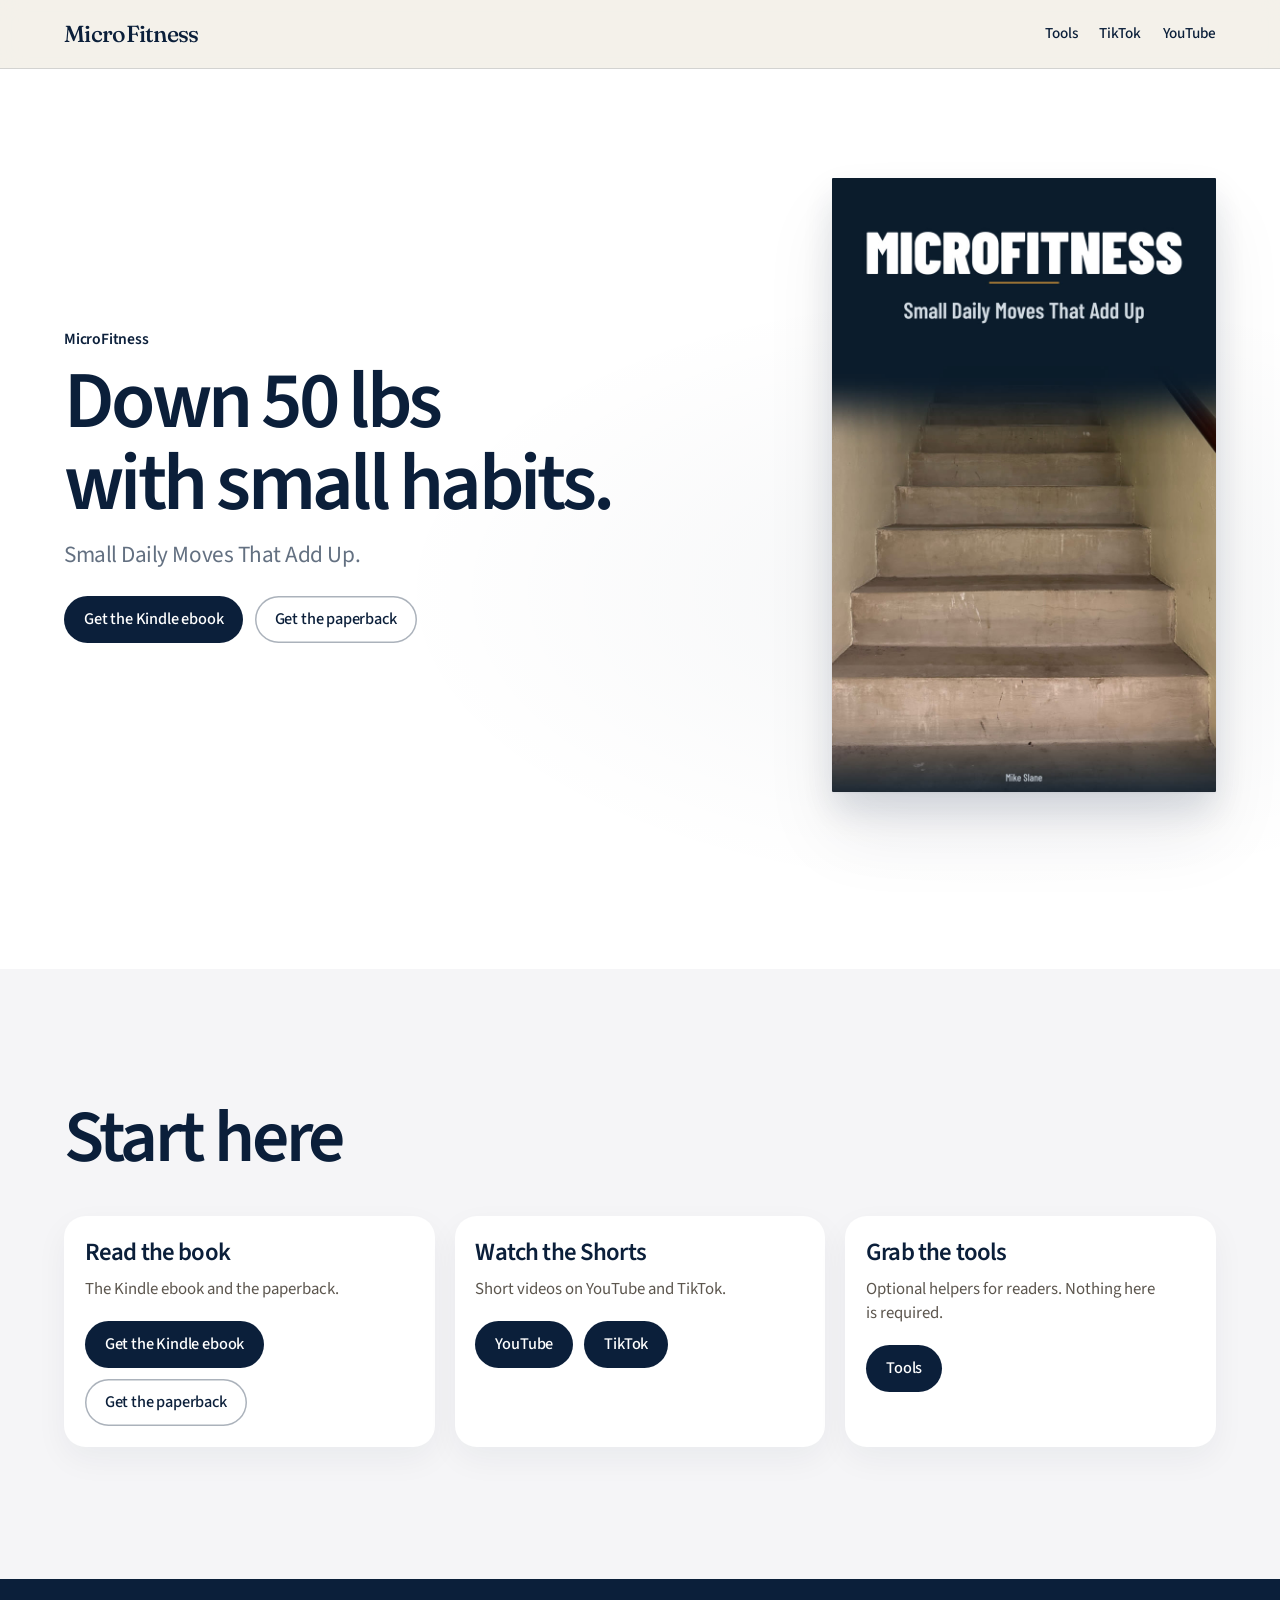
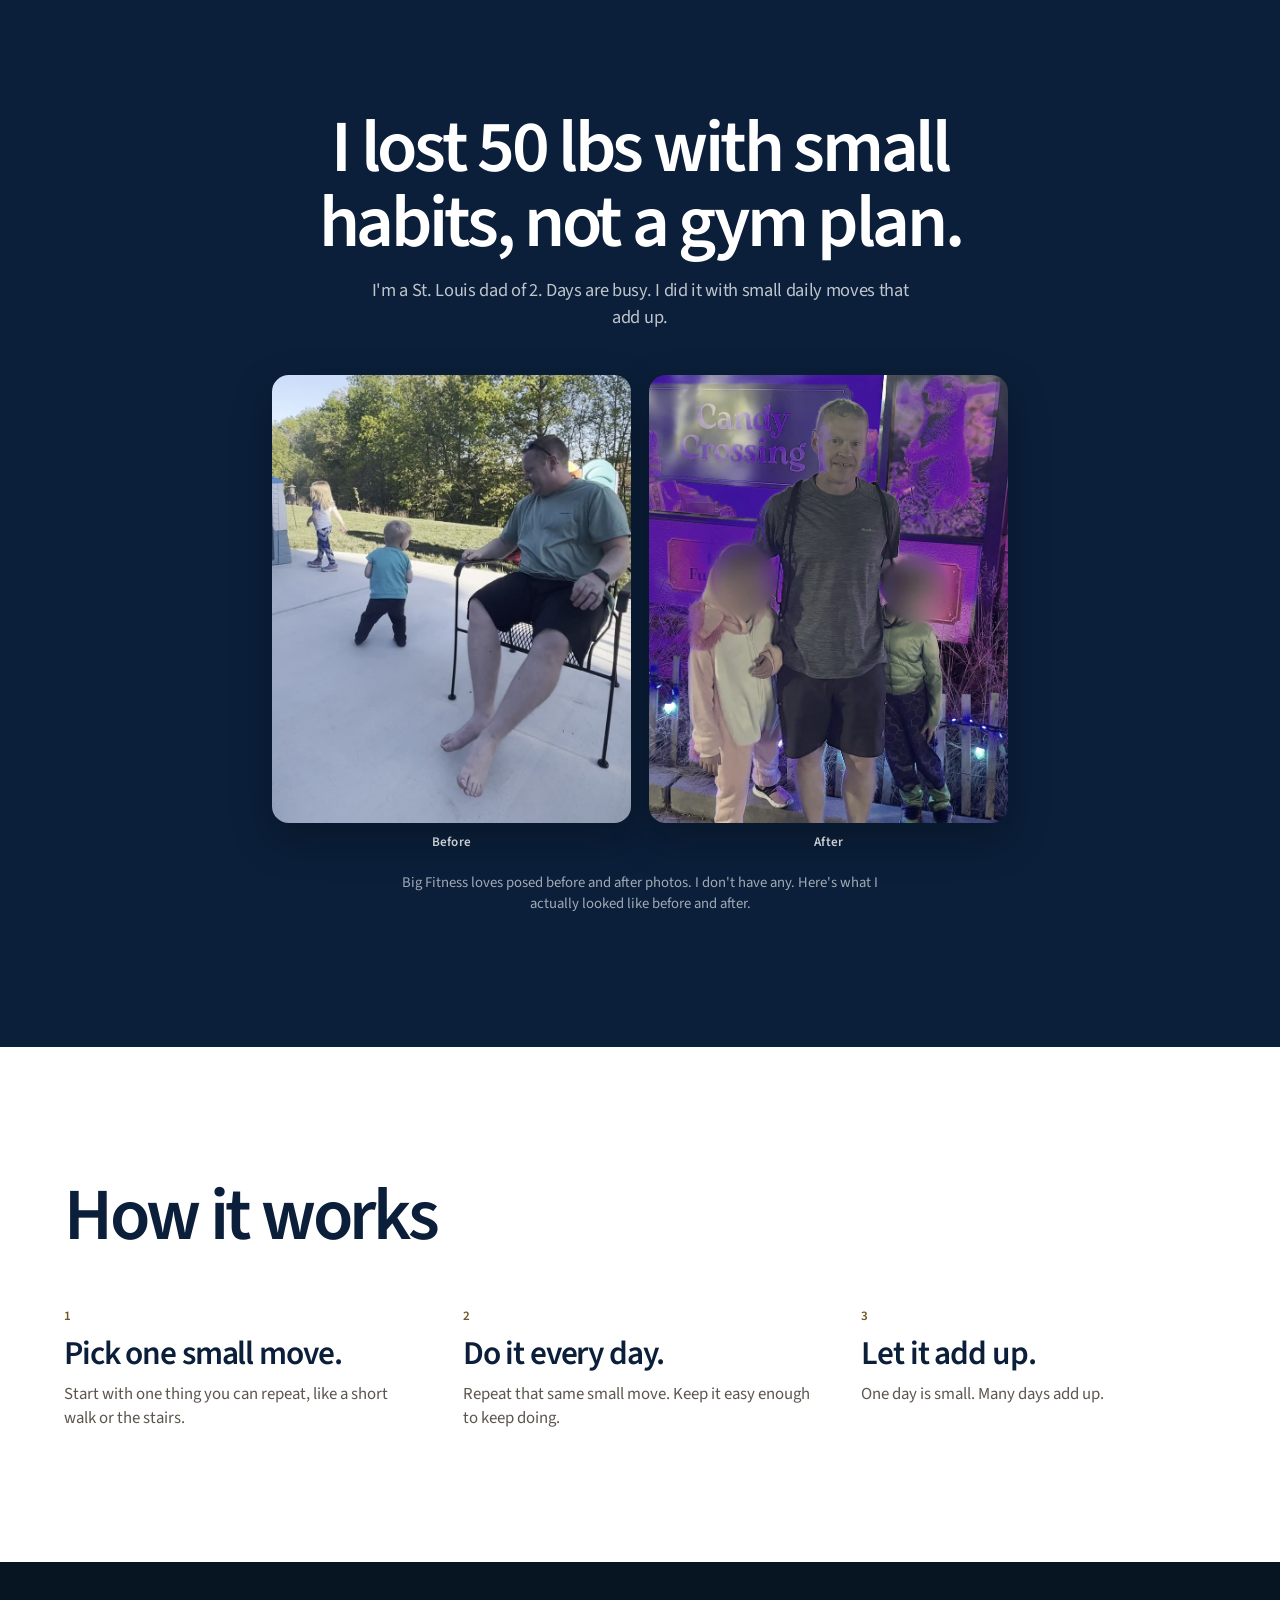
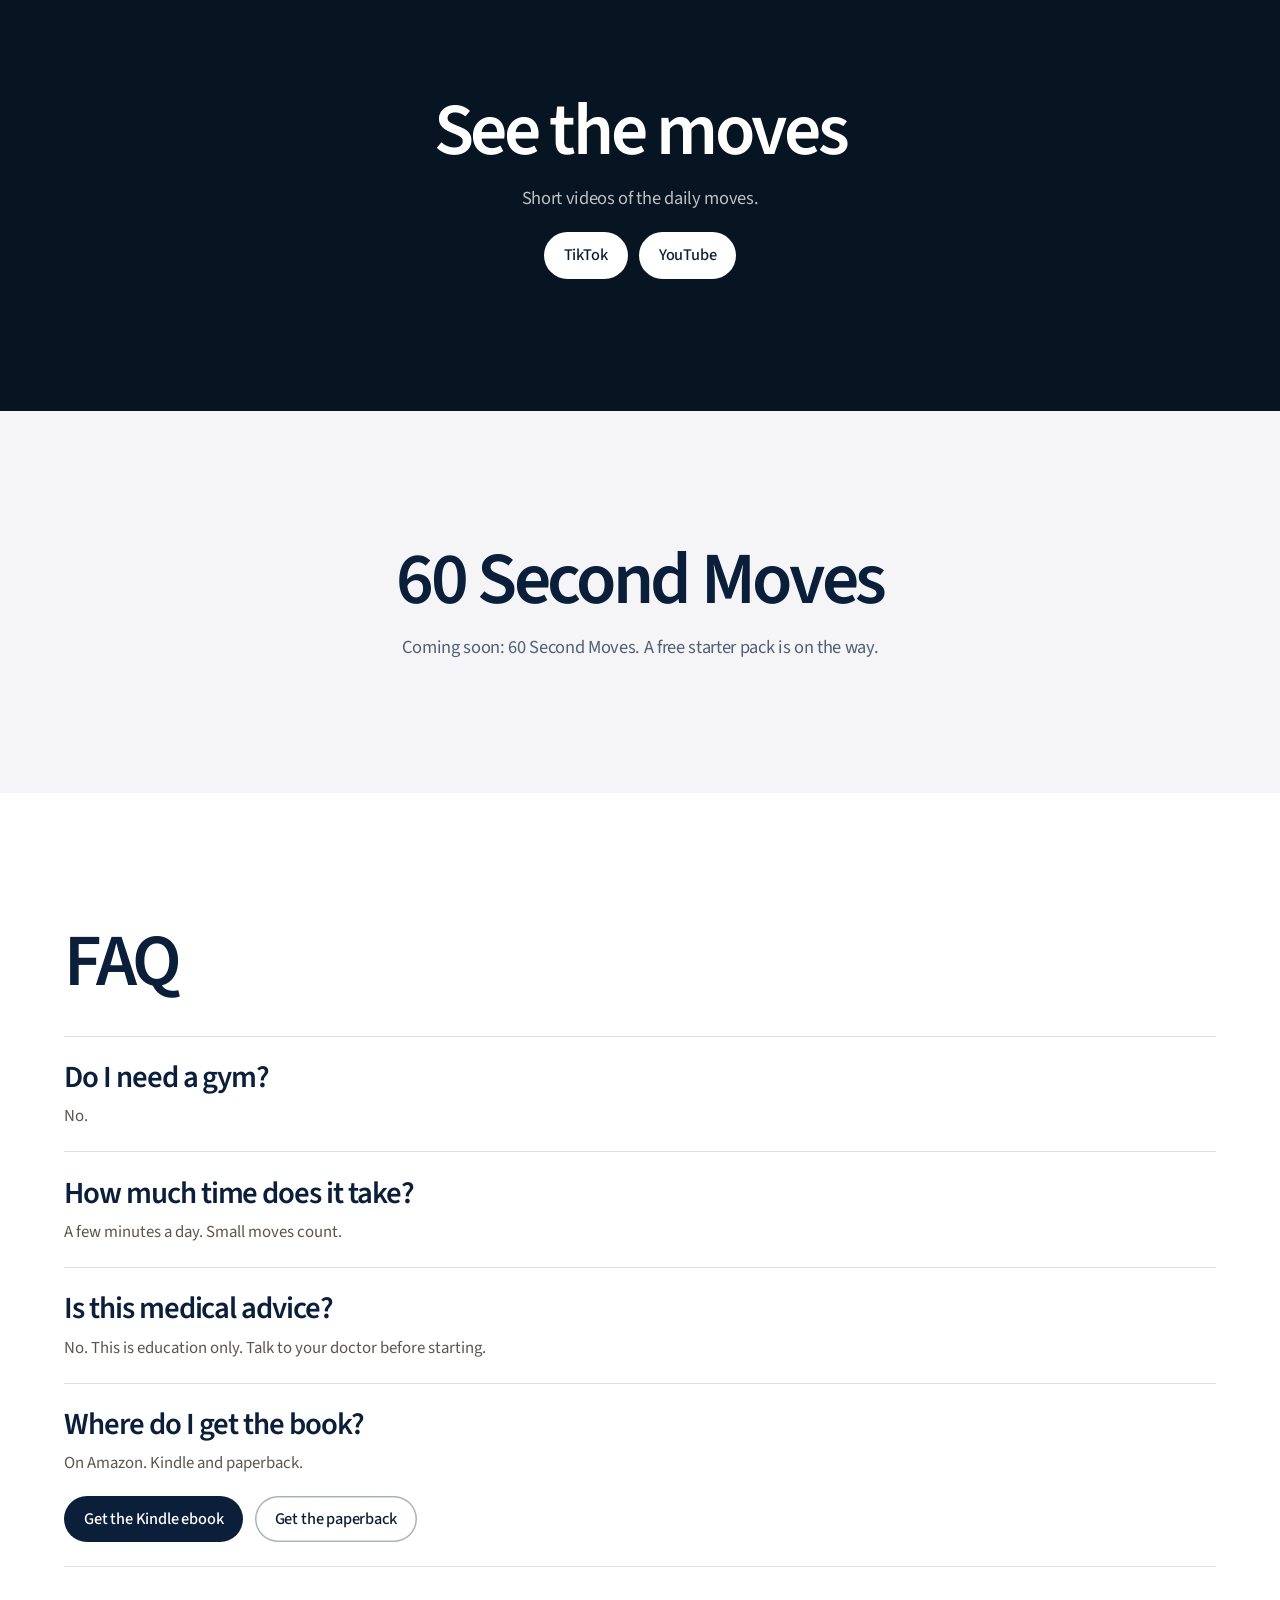
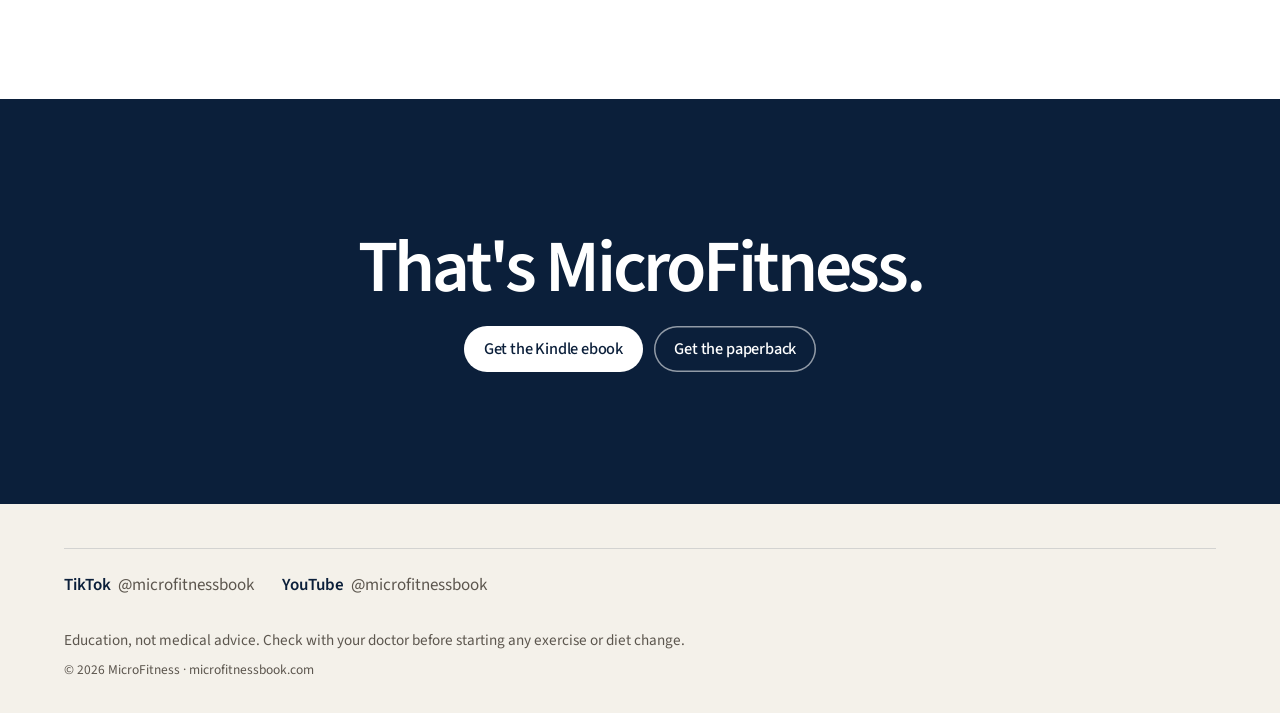
<file: index.html>
<!DOCTYPE html>
<html lang="en">
<head>
  <meta charset="utf-8" />
  <meta name="viewport" content="width=device-width, initial-scale=1" />
  <title>MicroFitness: Small Daily Moves That Add Up</title>
  <meta name="description" content="Down 50 lbs with small habits. MicroFitness shares small daily moves that add up. Education, not medical advice." />
  <link rel="canonical" href="https://microfitnessbook.com/" />
  <meta name="theme-color" content="#0b1f3a" />
  <meta property="og:title" content="MicroFitness: Small Daily Moves That Add Up" />
  <meta property="og:description" content="Down 50 lbs with small habits. MicroFitness shares small daily moves that add up. Education, not medical advice." />
  <meta property="og:url" content="https://microfitnessbook.com/" />
  <meta property="og:type" content="website" />
  <meta property="og:image" content="https://microfitnessbook.com/assets/cover.jpg" />
  <meta property="og:image:width" content="800" />
  <meta property="og:image:height" content="1280" />
  <meta property="og:image:alt" content="MicroFitness book cover: Small Daily Moves That Add Up" />
  <meta name="twitter:card" content="summary_large_image" />
  <meta name="twitter:title" content="MicroFitness: Small Daily Moves That Add Up" />
  <meta name="twitter:description" content="Down 50 lbs with small habits. MicroFitness shares small daily moves that add up. Education, not medical advice." />
  <meta name="twitter:image" content="https://microfitnessbook.com/assets/cover.jpg" />
  <script type="application/ld+json">
  {
    "@context": "https://schema.org",
    "@type": "Book",
    "name": "MicroFitness",
    "alternativeHeadline": "Small Daily Moves That Add Up",
    "author": {
      "@type": "Person",
      "name": "Michael P. Slane"
    },
    "url": "https://microfitnessbook.com/",
    "image": "https://microfitnessbook.com/assets/cover.jpg"
  }
  </script>
  <link rel="icon" href="/favicon.svg" type="image/svg+xml" />
  <link rel="preload" as="image" href="/assets/cover.jpg" />
  <link rel="preconnect" href="https://fonts.googleapis.com" />
  <link rel="preconnect" href="https://fonts.gstatic.com" crossorigin />
  <link href="https://fonts.googleapis.com/css2?family=Fraunces:ital,opsz,wght@0,9..144,500;0,9..144,600;1,9..144,500&family=Source+Sans+3:wght@400;500;600&family=Source+Serif+4:opsz,wght@8..60,400;8..60,500&display=swap" rel="stylesheet" />
  <link rel="stylesheet" href="/styles.css?v=20261116b" />
</head>
<body>
  <a class="skip" href="#main">Skip to content</a>

  <header class="site-header">
    <div class="shell header-inner">
      <a class="wordmark" href="/" aria-current="page">MicroFitness</a>
      <nav class="site-nav" aria-label="Primary">
        <a href="/tools/">Tools</a>
        <a href="https://www.tiktok.com/@microfitnessbook" target="_blank" rel="noopener noreferrer">TikTok</a>
        <a href="https://www.youtube.com/@microfitnessbook" target="_blank" rel="noopener noreferrer">YouTube</a>
      </nav>
    </div>
  </header>

  <main id="main">
    <section class="hero" aria-labelledby="site-title">
      <div class="shell hero-grid">
        <div class="hero-copy">
          <p class="hero-eyebrow">MicroFitness</p>
          <h1 id="site-title">Down 50 lbs<br>with small habits.</h1>
          <p class="hero-sub">Small Daily Moves That Add Up.</p>
          <div class="buy">
            <a class="buy-btn" data-buy="kindle" href="https://www.amazon.com/dp/B0HN61S3MC" target="_blank" rel="noopener">Get the Kindle ebook</a>
            <a class="buy-btn secondary" data-buy="paperback" href="https://www.amazon.com/dp/B0HNRCV22M" target="_blank" rel="noopener">Get the paperback</a>
          </div>
        </div>
        <div class="hero-visual">
          <div class="hero-stage">
            <figure class="cover-wrap">
              <a class="cover-link buy-btn" data-buy="paperback" href="https://www.amazon.com/dp/B0HNRCV22M" target="_blank" rel="noopener" aria-label="Get the paperback on Amazon">
                <img
                  class="cover"
                  src="/assets/cover.jpg"
                  width="800"
                  height="1280"
                  alt="MicroFitness book cover: Small Daily Moves That Add Up"
                  decoding="async"
                  fetchpriority="high"
                />
              </a>
            </figure>
          </div>
        </div>
      </div>
    </section>
    <script>
      (function () {
        var stage = document.querySelector(".hero-stage");
        var copy = document.querySelector(".hero-copy");
        if (!stage || !("IntersectionObserver" in window)) return;
        if (window.matchMedia("(prefers-reduced-motion: reduce)").matches) return;
        var hero = stage.closest(".hero");
        if (!hero) return;
        var ticks = [];
        for (var i = 0; i <= 32; i++) ticks.push(i / 32);
        var observer = new IntersectionObserver(function (entries) {
          var entry = entries[0];
          if (!entry) return;
          var rect = entry.boundingClientRect;
          var progress = Math.min(1, Math.max(0, -rect.top / (rect.height || 1)));
          var shift = (progress * 32).toFixed(2) + "px";
          stage.style.setProperty("--hero-shift", shift);
          stage.style.setProperty("--hero-fade", (1 - progress * 0.16).toFixed(3));
          if (copy) copy.style.setProperty("--hero-shift", (progress * 14).toFixed(2) + "px");
        }, { threshold: ticks });
        observer.observe(hero);
      })();
    </script>

    <section class="chapter start reveal" aria-labelledby="start-heading">
      <div class="shell">
        <h2 id="start-heading">Start here</h2>
        <div class="start-grid">
          <article class="tile">
            <h3>Read the book</h3>
            <p>The Kindle ebook and the paperback.</p>
            <div class="buy">
              <a class="buy-btn" data-buy="kindle" href="https://www.amazon.com/dp/B0HN61S3MC" target="_blank" rel="noopener">Get the Kindle ebook</a>
              <a class="buy-btn secondary" data-buy="paperback" href="https://www.amazon.com/dp/B0HNRCV22M" target="_blank" rel="noopener">Get the paperback</a>
            </div>
          </article>
          <article class="tile">
            <h3>Watch the Shorts</h3>
            <p>Short videos on YouTube and TikTok.</p>
            <div class="actions">
              <a class="follow-btn" href="/youtube/">YouTube</a>
              <a class="follow-btn" href="/tiktok/">TikTok</a>
            </div>
          </article>
          <article class="tile">
            <h3>Grab the tools</h3>
            <p>Optional helpers for readers. Nothing here is required.</p>
            <div class="actions">
              <a class="follow-btn" href="/tools/">Tools</a>
            </div>
          </article>
        </div>
      </div>
    </section>

    <section class="chapter story on-dark center reveal" aria-labelledby="story-heading">
      <div class="shell">
        <h2 id="story-heading">I lost 50 lbs with small habits, not a gym plan.</h2>
        <p class="chapter-copy">I'm a St. Louis dad of 2. Days are busy. I did it with small daily moves that add up.</p>
        <div class="pair">
          <figure>
            <img class="before" src="/assets/mike-before.jpg?v=20261116b" width="931" height="1000" alt="Mike before losing 50 lbs" loading="lazy" decoding="async">
            <figcaption>Before</figcaption>
          </figure>
          <figure>
            <img class="after" src="/assets/mike-after.jpg?v=20261116b" width="769" height="1000" alt="Mike after losing 50 lbs" loading="lazy" decoding="async">
            <figcaption>After</figcaption>
          </figure>
        </div>
        <p class="pair-note">Big Fitness loves posed before and after photos. I don't have any. Here's what I actually looked like before and after.</p>
      </div>
    </section>

    <section class="chapter how reveal" aria-labelledby="how-heading">
      <div class="shell">
        <h2 id="how-heading">How it works</h2>
        <ol class="steps">
          <li>
            <h3>Pick one small move.</h3>
            <p>Start with one thing you can repeat, like a short walk or the stairs.</p>
          </li>
          <li>
            <h3>Do it every day.</h3>
            <p>Repeat that same small move. Keep it easy enough to keep doing.</p>
          </li>
          <li>
            <h3>Let it add up.</h3>
            <p>One day is small. Many days add up.</p>
          </li>
        </ol>
      </div>
    </section>

    <section class="chapter watch on-dark center reveal" aria-labelledby="watch-heading">
      <div class="shell">
        <h2 id="watch-heading">See the moves</h2>
        <p class="chapter-copy">Short videos of the daily moves.</p>
        <div class="actions">
          <a class="follow-btn" href="https://www.tiktok.com/@microfitnessbook?utm_source=site" target="_blank" rel="noopener">TikTok</a>
          <a class="follow-btn" href="https://www.youtube.com/@microfitnessbook?utm_source=site" target="_blank" rel="noopener">YouTube</a>
        </div>
      </div>
    </section>

    <section class="chapter soon center reveal" aria-labelledby="soon-heading">
      <div class="shell">
        <h2 id="soon-heading">60 Second Moves</h2>
        <p class="chapter-copy">Coming soon: 60 Second Moves. A free starter pack is on the way.</p>
      </div>
    </section>

    <section class="chapter faq reveal" aria-labelledby="faq-heading">
      <div class="shell">
        <h2 id="faq-heading">FAQ</h2>
        <div class="faq-list">
          <div class="faq-item">
            <h3>Do I need a gym?</h3>
            <p>No.</p>
          </div>
          <div class="faq-item">
            <h3>How much time does it take?</h3>
            <p>A few minutes a day. Small moves count.</p>
          </div>
          <div class="faq-item">
            <h3>Is this medical advice?</h3>
            <p>No. This is education only. Talk to your doctor before starting.</p>
          </div>
          <div class="faq-item">
            <h3>Where do I get the book?</h3>
            <p>On Amazon. Kindle and paperback.</p>
            <div class="buy">
              <a class="buy-btn" data-buy="kindle" href="https://www.amazon.com/dp/B0HN61S3MC" target="_blank" rel="noopener">Get the Kindle ebook</a>
              <a class="buy-btn secondary" data-buy="paperback" href="https://www.amazon.com/dp/B0HNRCV22M" target="_blank" rel="noopener">Get the paperback</a>
            </div>
          </div>
        </div>
      </div>
    </section>

    <section class="chapter close on-dark center reveal" aria-labelledby="close-heading">
      <div class="shell">
        <h2 id="close-heading">That's MicroFitness.</h2>
        <div class="buy">
          <a class="buy-btn" data-buy="kindle" href="https://www.amazon.com/dp/B0HN61S3MC" target="_blank" rel="noopener">Get the Kindle ebook</a>
          <a class="buy-btn secondary" data-buy="paperback" href="https://www.amazon.com/dp/B0HNRCV22M" target="_blank" rel="noopener">Get the paperback</a>
        </div>
      </div>
    </section>
  </main>

  <footer class="site-footer">
    <div class="shell">
      <hr class="footer-rule" />
      <nav class="footer-nav" aria-label="Social">
        <a href="https://www.tiktok.com/@microfitnessbook" target="_blank" rel="noopener noreferrer">TikTok <span class="handle">@microfitnessbook</span></a>
        <a href="https://www.youtube.com/@microfitnessbook" target="_blank" rel="noopener noreferrer">YouTube <span class="handle">@microfitnessbook</span></a>
      </nav>
      <p class="legal">Education, not medical advice. Check with your doctor before starting any exercise or diet change.</p>
      <p class="colophon">© <span id="y">2026</span> MicroFitness · microfitnessbook.com</p>
    </div>
  </footer>

  <script>
    (function () {
      var known = { tiktok: true, youtube: true };
      var formats = { kindle: true, paperback: true };
      var src = "direct";
      try {
        var utm = (new URLSearchParams(location.search).get("utm_source") || "").trim().toLowerCase();
        if (known[utm]) sessionStorage.setItem("mf_src", utm);
        var saved = sessionStorage.getItem("mf_src");
        if (known[saved]) src = saved;
      } catch (e) {}
      var links = document.querySelectorAll("a.buy-btn[data-buy]");
      for (var i = 0; i < links.length; i++) {
        var format = links[i].getAttribute("data-buy");
        if (!formats[format]) continue;
        links[i].href = "/buy/" + format + "/" + src + "/";
        links[i].target = "_blank";
        links[i].rel = "noopener";
      }
    })();
  </script>
  <script>
    (function () {
      var nodes = document.querySelectorAll(".reveal");
      if (!nodes.length || !("IntersectionObserver" in window)) return;
      if (window.matchMedia("(prefers-reduced-motion: reduce)").matches) return;
      for (var i = 0; i < nodes.length; i++) nodes[i].classList.add("reveal-pending");
      var io = new IntersectionObserver(function (entries) {
        for (var j = 0; j < entries.length; j++) {
          if (!entries[j].isIntersecting) continue;
          entries[j].target.classList.add("is-in");
          io.unobserve(entries[j].target);
        }
      }, { threshold: 0.08 });
      for (var k = 0; k < nodes.length; k++) io.observe(nodes[k]);
    })();
  </script>
  <script>
    document.getElementById("y").textContent = String(new Date().getFullYear());
  </script>
</body>
</html>
</file>
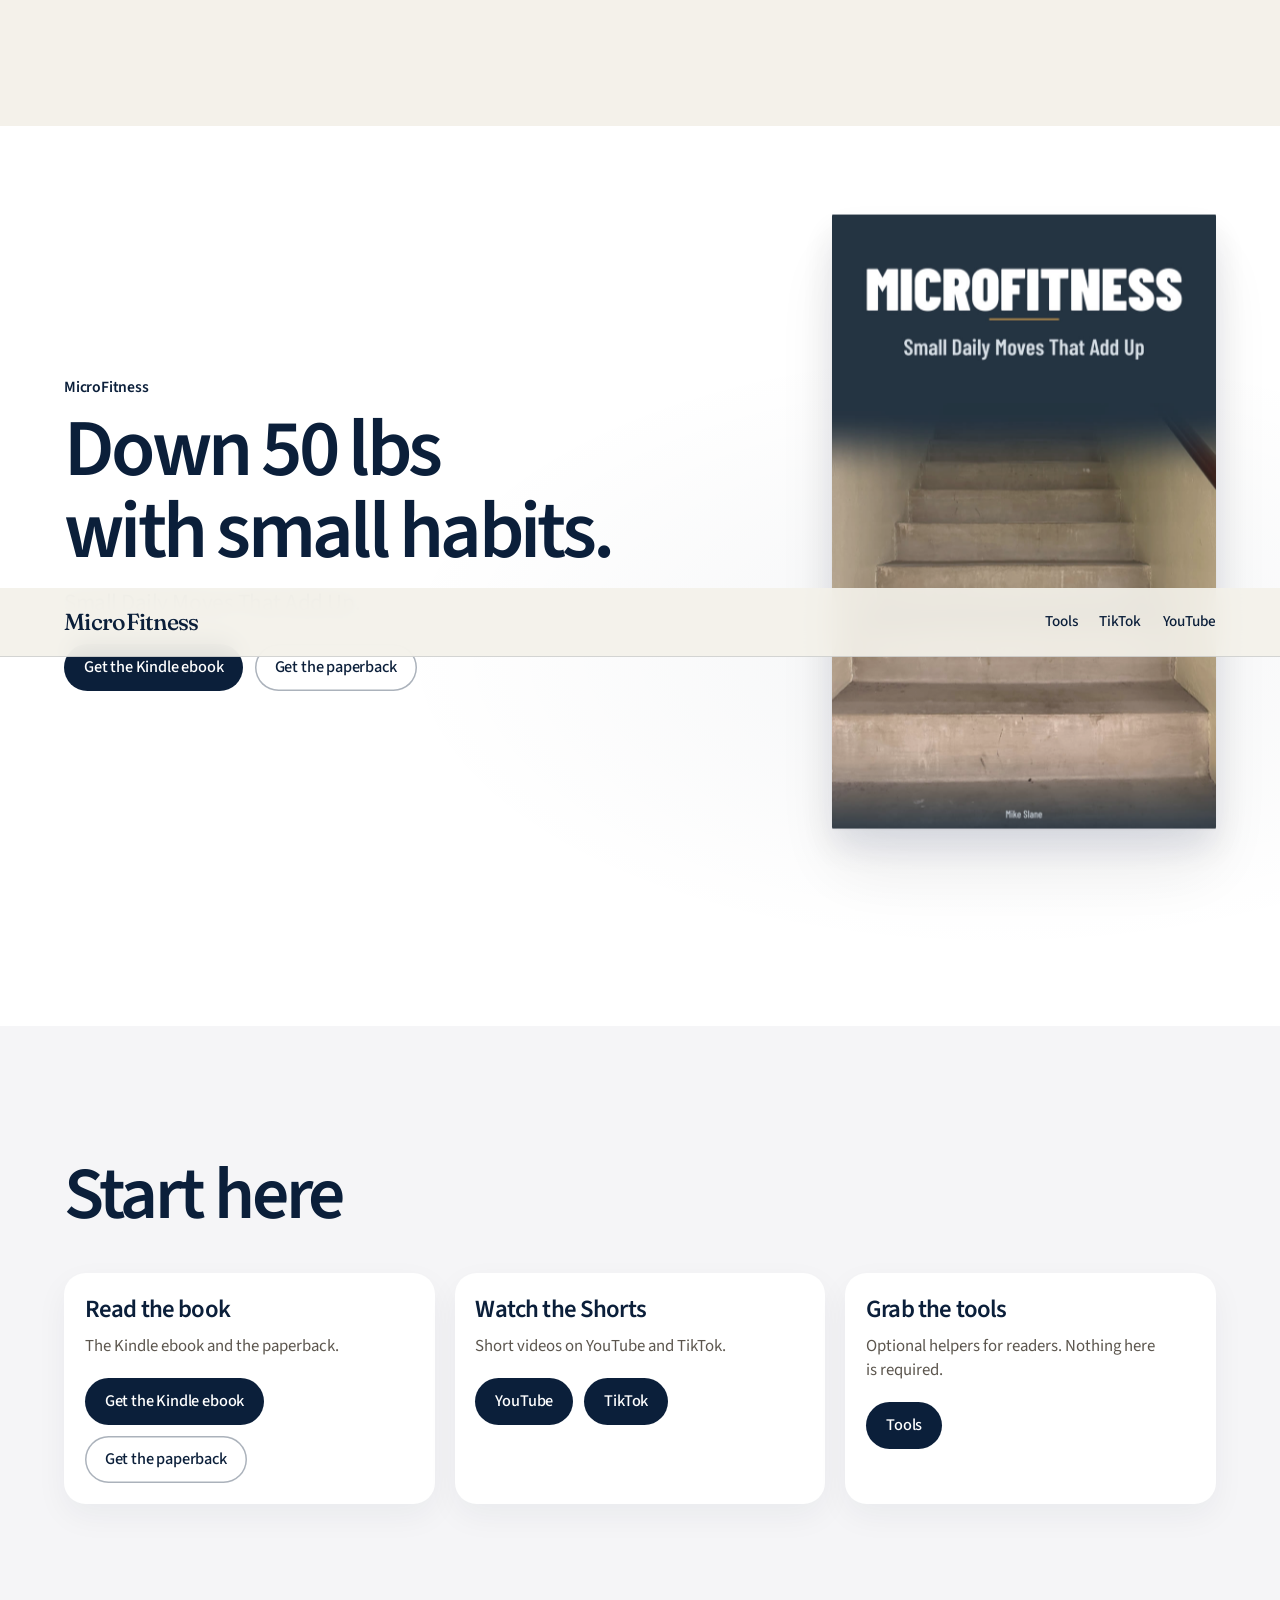
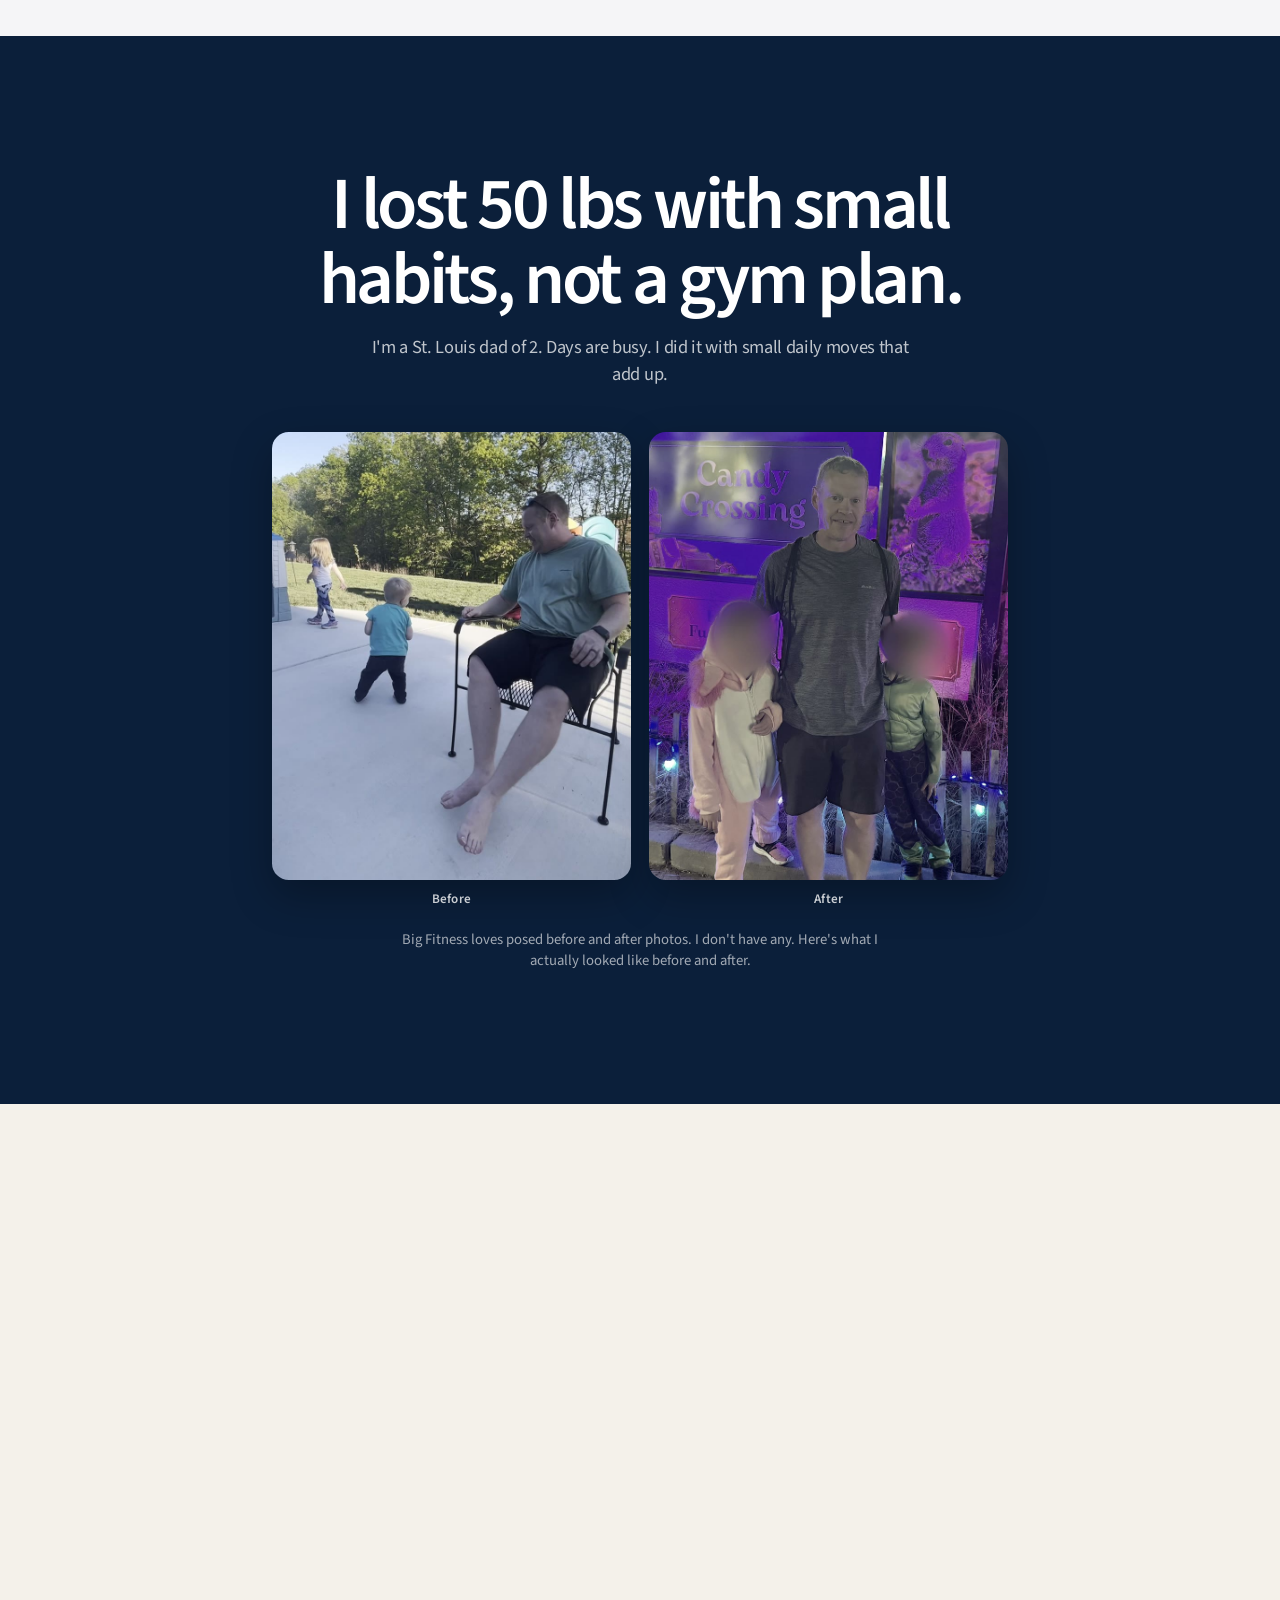
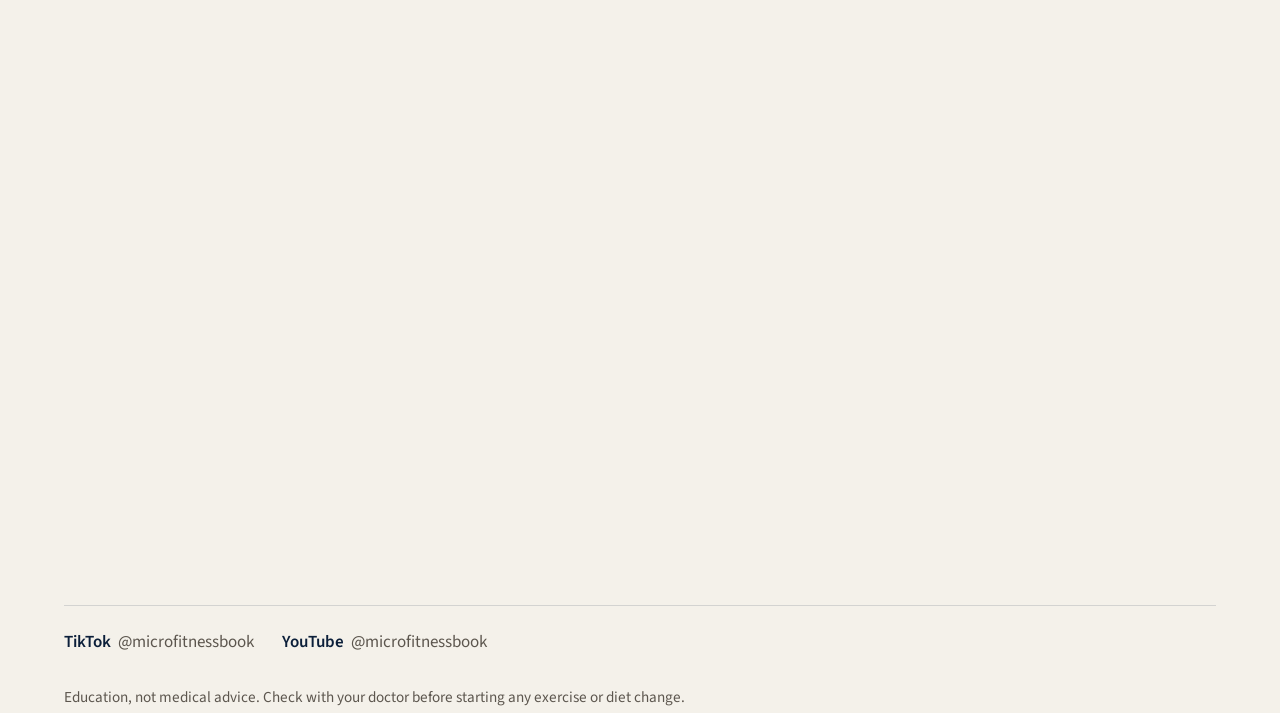
<file: tiktok/index.html>
<!DOCTYPE html>
<html lang="en">
<head>
  <meta charset="utf-8" />
  <meta name="viewport" content="width=device-width, initial-scale=1" />
  <title>Taking you to MicroFitness</title>
  <meta name="robots" content="noindex" />
  <link rel="canonical" href="https://microfitnessbook.com/" />
  <meta name="theme-color" content="#0b1f3a" />
  <link rel="icon" href="/favicon.svg" type="image/svg+xml" />
  <noscript>
    <meta http-equiv="refresh" content="1;url=/?utm_source=tiktok" />
  </noscript>
  <style>
    body {
      margin: 0;
      min-height: 100vh;
      background: #f4f1ea;
      color: #1a1814;
      font-family: Georgia, "Iowan Old Style", Palatino, serif;
    }
    header, main {
      width: min(40rem, calc(100% - 2.5rem));
      margin-inline: auto;
    }
    header { padding: 1.25rem 0 0; }
    .wordmark {
      color: #0b1f3a;
      font-size: 1.35rem;
      letter-spacing: -0.03em;
      text-decoration: none;
    }
    main { padding: 3.5rem 0; }
    h1 {
      margin: 0;
      font-size: 1.75rem;
      font-weight: 500;
      letter-spacing: -0.03em;
      color: #0b1f3a;
    }
    .rule {
      width: 3rem;
      height: 1px;
      margin: 1.1rem 0;
      background: #c4a35a;
      border: 0;
    }
    p { margin: 0; font-size: 1.05rem; line-height: 1.5; }
    a { color: #0b1f3a; }
  </style>
</head>
<body>
  <header>
    <a class="wordmark" href="/">MicroFitness</a>
  </header>
  <main>
    <h1>Taking you to MicroFitness...</h1>
    <hr class="rule" />
    <p><a href="/?utm_source=tiktok">Continue</a></p>
  </main>
  <script>
    window.setTimeout(function () {
      window.location.replace("/?utm_source=tiktok");
    }, 600);
  </script>
</body>
</html>
</file>
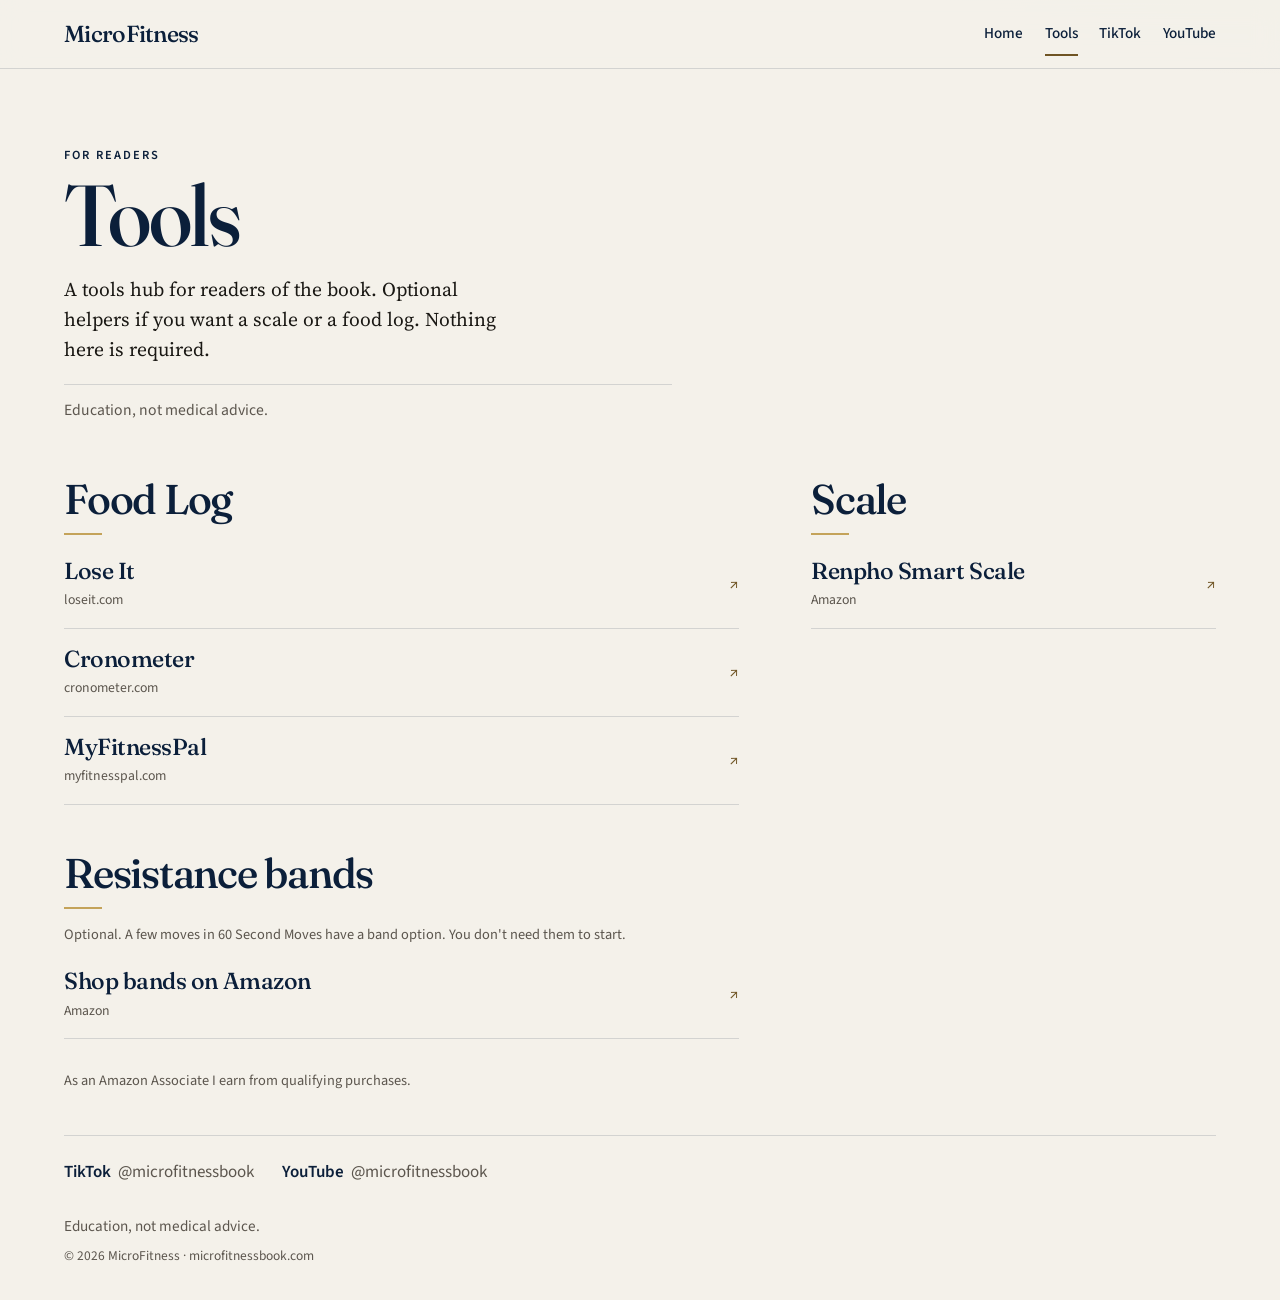
<file: tools/index.html>
<!DOCTYPE html>
<html lang="en">
<head>
  <meta charset="utf-8" />
  <meta name="viewport" content="width=device-width, initial-scale=1" />
  <title>Tools · MicroFitness</title>
  <meta name="description" content="Tools for readers of MicroFitness. Education, not medical advice." />
  <link rel="canonical" href="https://microfitnessbook.com/tools/" />
  <meta name="theme-color" content="#0b1f3a" />
  <meta property="og:title" content="Tools · MicroFitness" />
  <meta property="og:description" content="Tools for readers of MicroFitness. Education, not medical advice." />
  <meta property="og:url" content="https://microfitnessbook.com/tools/" />
  <meta property="og:type" content="website" />
  <link rel="icon" href="/favicon.svg" type="image/svg+xml" />
  <link rel="preconnect" href="https://fonts.googleapis.com" />
  <link rel="preconnect" href="https://fonts.gstatic.com" crossorigin />
  <link href="https://fonts.googleapis.com/css2?family=Fraunces:ital,opsz,wght@0,9..144,500;0,9..144,600;1,9..144,500&family=Source+Sans+3:wght@400;500;600&family=Source+Serif+4:opsz,wght@8..60,400;8..60,500&display=swap" rel="stylesheet" />
  <link rel="stylesheet" href="/styles.css?v=20261116b" />
</head>
<body>
  <a class="skip" href="#main">Skip to content</a>

  <header class="site-header">
    <div class="shell header-inner">
      <a class="wordmark" href="/">MicroFitness</a>
      <nav class="site-nav" aria-label="Primary">
        <a href="/">Home</a>
        <a href="/tools/" aria-current="page">Tools</a>
        <a href="https://www.tiktok.com/@microfitnessbook" target="_blank" rel="noopener noreferrer">TikTok</a>
        <a href="https://www.youtube.com/@microfitnessbook" target="_blank" rel="noopener noreferrer">YouTube</a>
      </nav>
    </div>
  </header>

  <main id="main">
    <div class="shell">
      <header class="page-intro">
        <p class="kicker">For readers</p>
        <h1>Tools</h1>
        <p class="lede">A tools hub for readers of the book. Optional helpers if you want a scale or a food log. Nothing here is required.</p>
        <p class="disclaimer">Education, not medical advice.</p>
      </header>

      <div class="catalog">
        <section class="category" aria-labelledby="food-log-heading">
          <h2 id="food-log-heading">Food Log</h2>
          <ul class="link-list">
            <li>
              <a href="https://www.loseit.com/" target="_blank" rel="noopener noreferrer">
                <span>
                  <span class="name">Lose It</span>
                  <span class="domain">loseit.com</span>
                </span>
                <span class="goto" aria-hidden="true">↗</span>
                <span class="visually-hidden">(opens in a new tab)</span>
              </a>
            </li>
            <li>
              <a href="https://cronometer.com/" target="_blank" rel="noopener noreferrer">
                <span>
                  <span class="name">Cronometer</span>
                  <span class="domain">cronometer.com</span>
                </span>
                <span class="goto" aria-hidden="true">↗</span>
                <span class="visually-hidden">(opens in a new tab)</span>
              </a>
            </li>
            <li>
              <a href="https://www.myfitnesspal.com/" target="_blank" rel="noopener noreferrer">
                <span>
                  <span class="name">MyFitnessPal</span>
                  <span class="domain">myfitnesspal.com</span>
                </span>
                <span class="goto" aria-hidden="true">↗</span>
                <span class="visually-hidden">(opens in a new tab)</span>
              </a>
            </li>
          </ul>
        </section>

        <section class="category" aria-labelledby="scale-heading">
          <h2 id="scale-heading">Scale</h2>
          <ul class="link-list">
            <li>
              <a href="https://amzn.to/4yyXDb7" target="_blank" rel="sponsored noopener noreferrer">
                <span>
                  <span class="name">Renpho Smart Scale</span>
                  <span class="domain">Amazon</span>
                </span>
                <span class="goto" aria-hidden="true">↗</span>
                <span class="visually-hidden">(opens in a new tab)</span>
              </a>
            </li>
          </ul>
        </section>

        <section class="category" aria-labelledby="bands-heading">
          <h2 id="bands-heading">Resistance bands</h2>
          <p class="disclosure">Optional. A few moves in 60 Second Moves have a band option. You don't need them to start.</p>
          <ul class="link-list">
            <li>
              <a href="https://link.amazon/B00flMqtD" target="_blank" rel="sponsored noopener">
                <span>
                  <span class="name">Shop bands on Amazon</span>
                  <span class="domain">Amazon</span>
                </span>
                <span class="goto" aria-hidden="true">↗</span>
                <span class="visually-hidden">(opens in a new tab)</span>
              </a>
            </li>
          </ul>
        </section>
      </div>

      <p class="disclosure">As an Amazon Associate I earn from qualifying purchases.</p>
    </div>
  </main>

  <footer class="site-footer">
    <div class="shell">
      <hr class="footer-rule" />
      <nav class="footer-nav" aria-label="Social">
        <a href="https://www.tiktok.com/@microfitnessbook" target="_blank" rel="noopener noreferrer">TikTok <span class="handle">@microfitnessbook</span></a>
        <a href="https://www.youtube.com/@microfitnessbook" target="_blank" rel="noopener noreferrer">YouTube <span class="handle">@microfitnessbook</span></a>
      </nav>
      <p class="legal">Education, not medical advice.</p>
      <p class="colophon">© <span id="y">2026</span> MicroFitness · microfitnessbook.com</p>
    </div>
  </footer>

  <script>
    document.getElementById("y").textContent = String(new Date().getFullYear());
  </script>
</body>
</html>
</file>
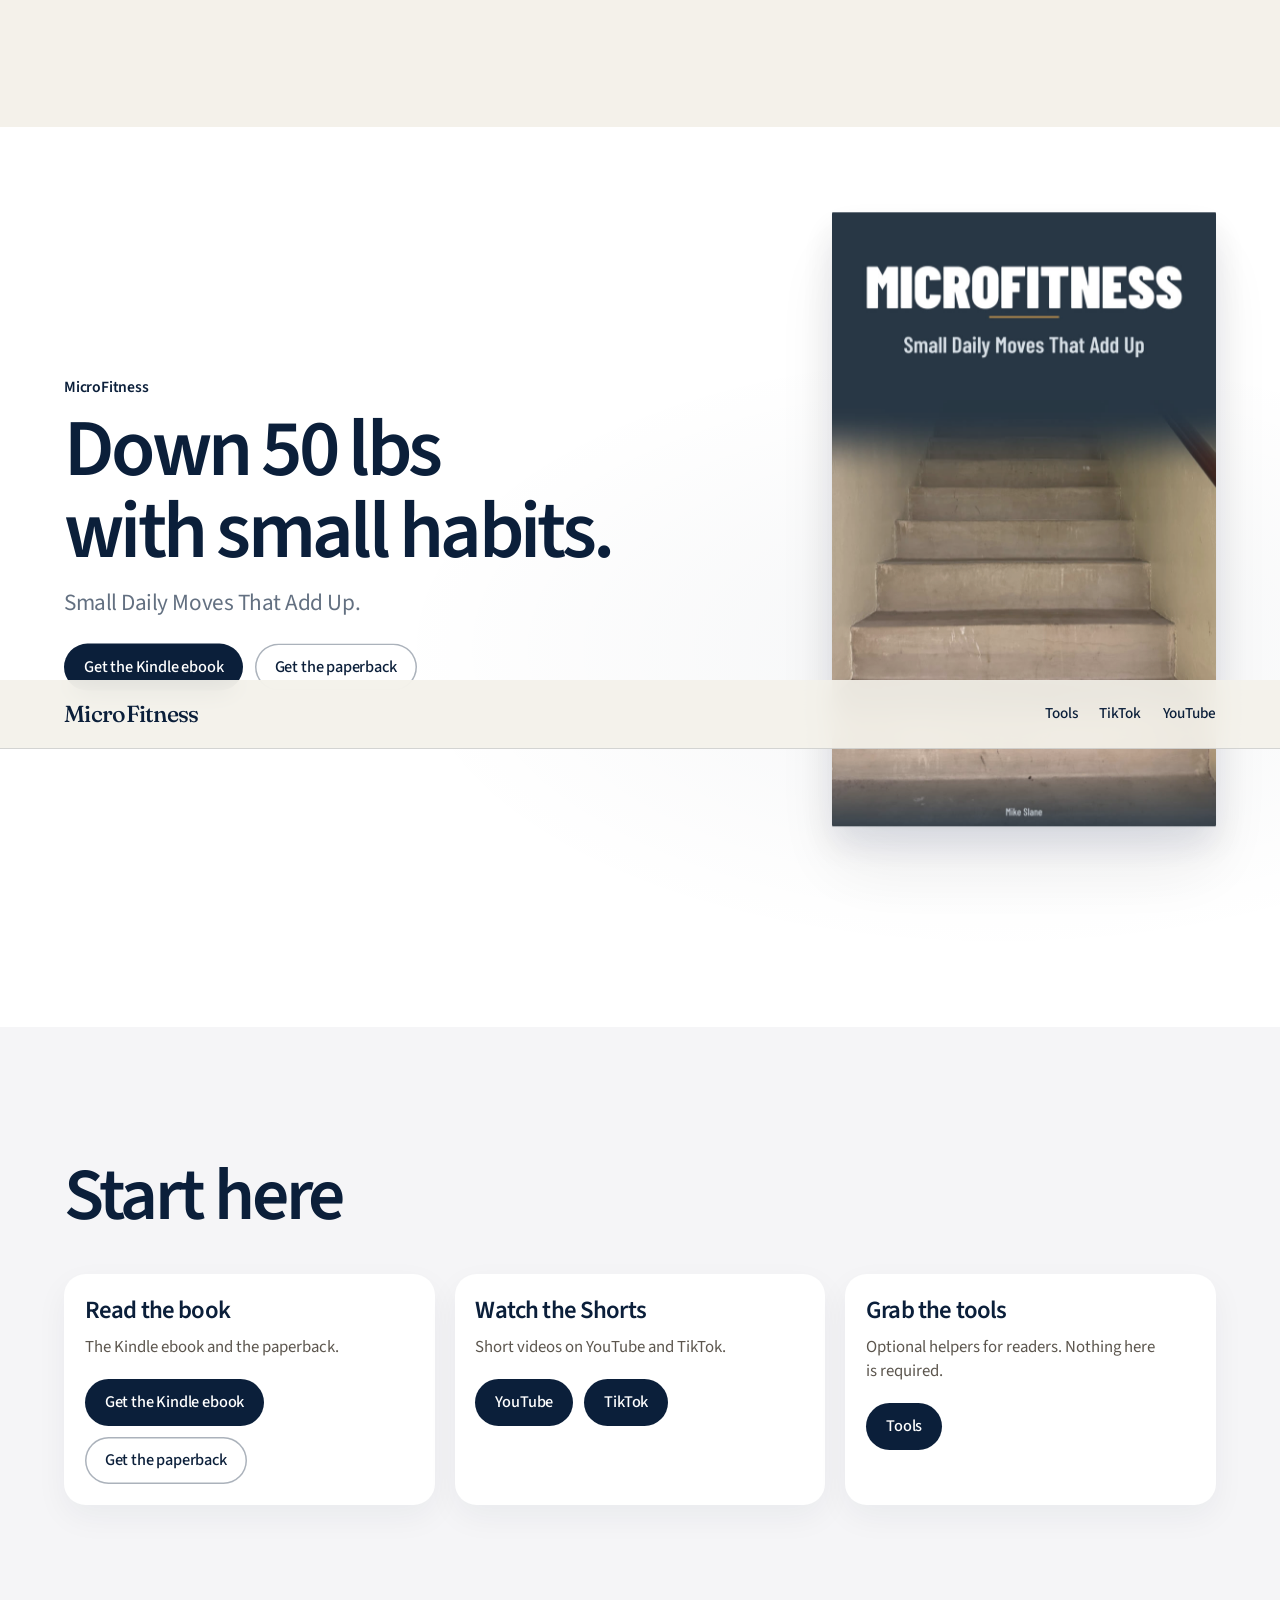
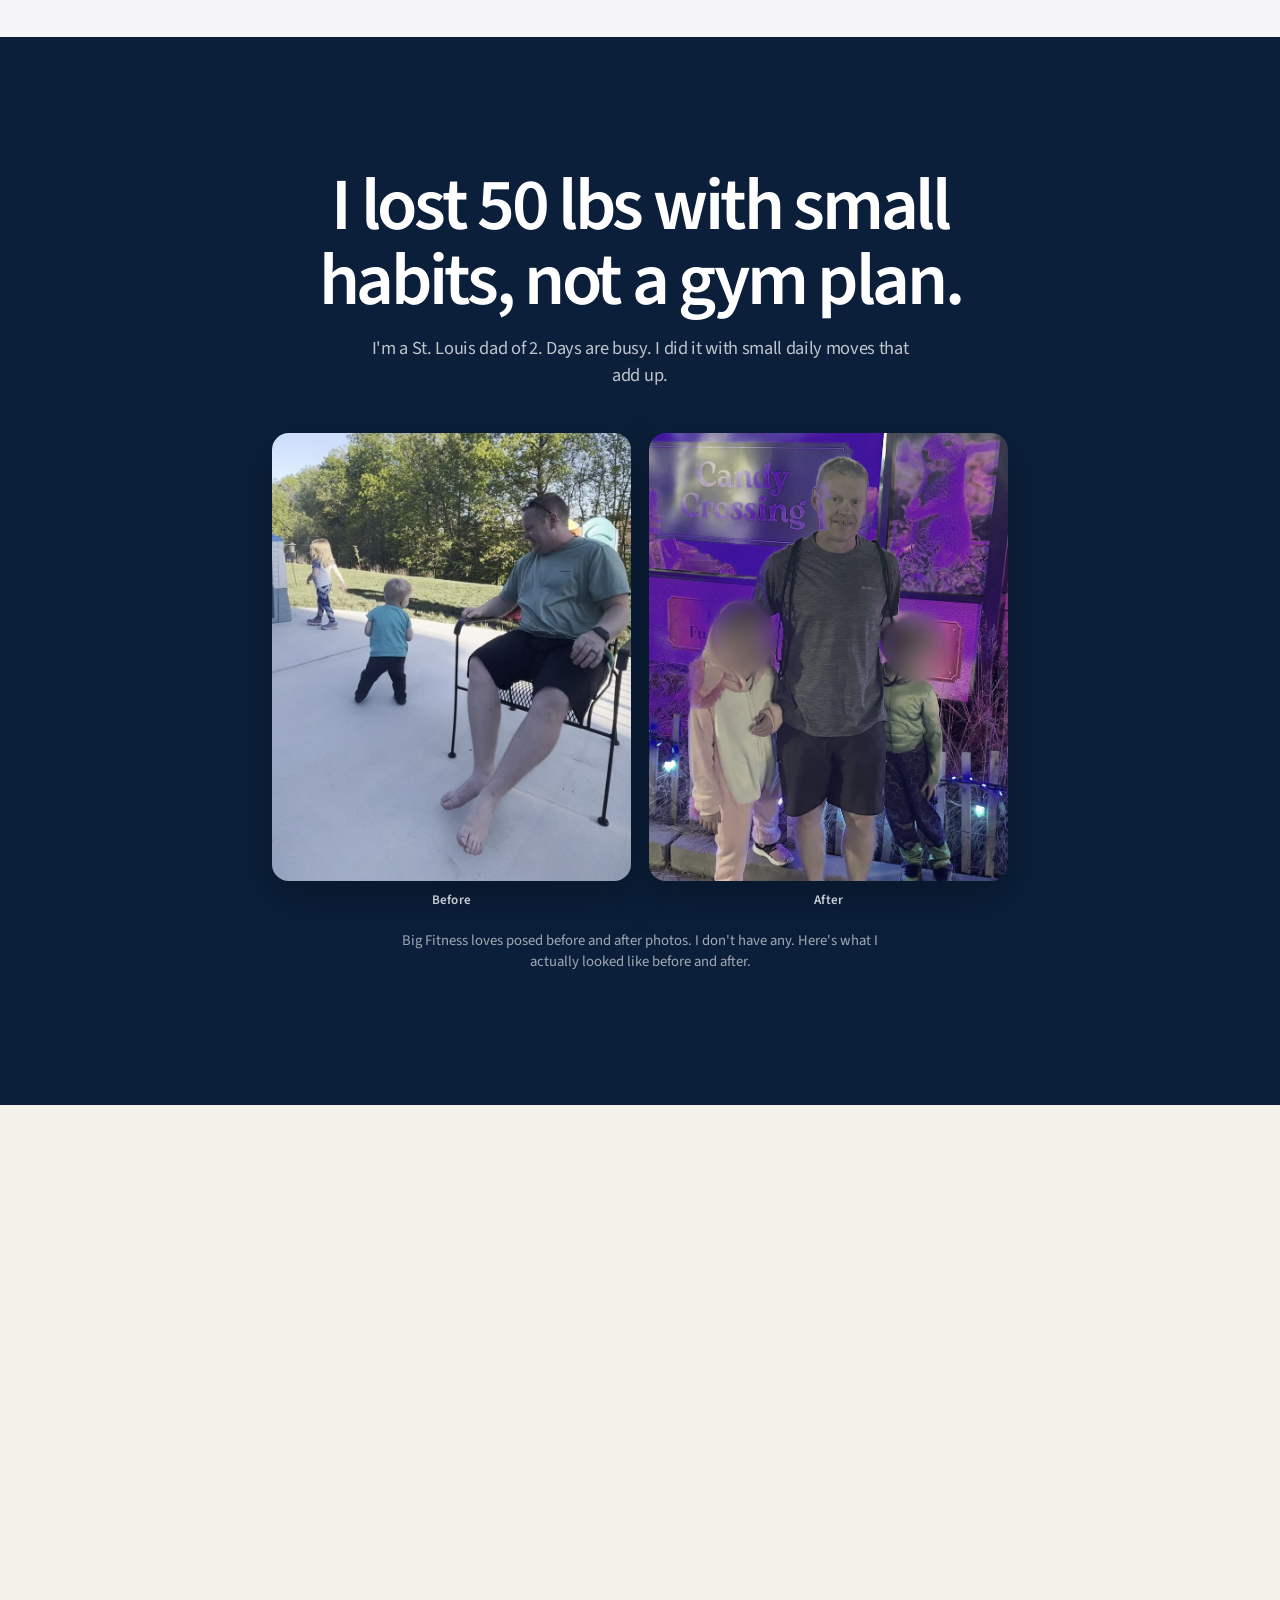
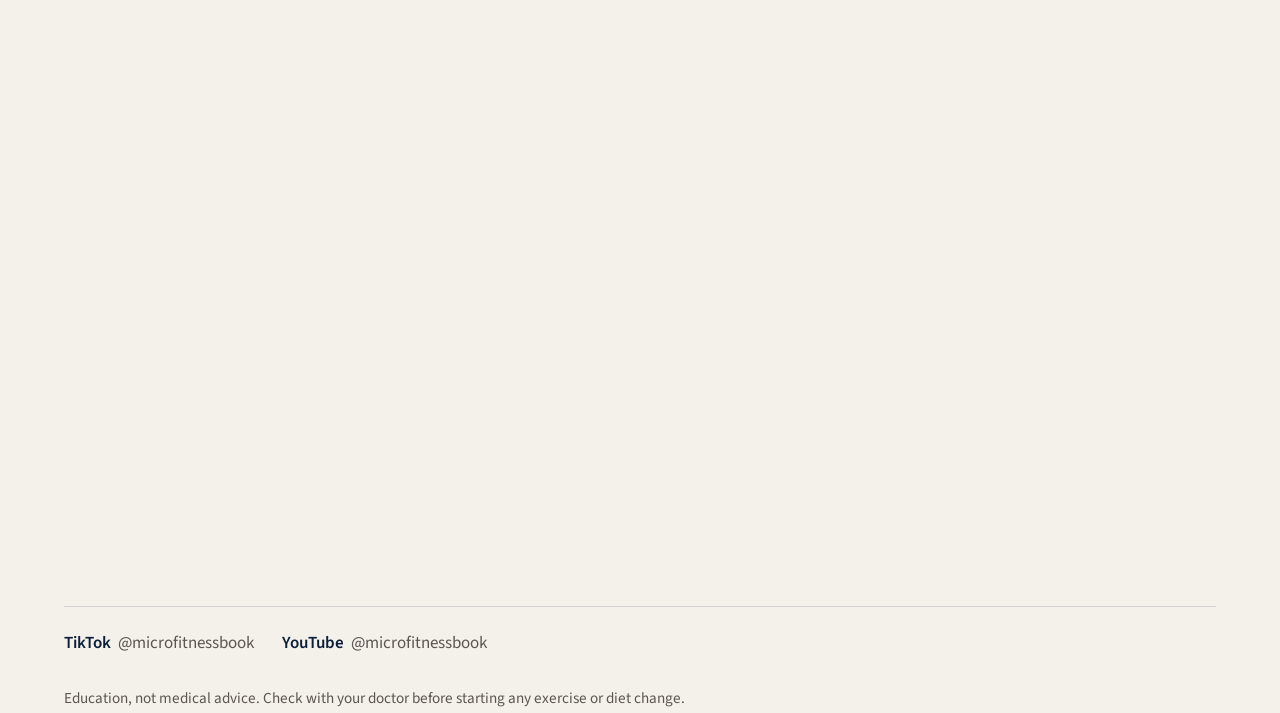
<file: youtube/index.html>
<!DOCTYPE html>
<html lang="en">
<head>
  <meta charset="utf-8" />
  <meta name="viewport" content="width=device-width, initial-scale=1" />
  <title>Taking you to MicroFitness</title>
  <meta name="robots" content="noindex" />
  <link rel="canonical" href="https://microfitnessbook.com/" />
  <meta name="theme-color" content="#0b1f3a" />
  <link rel="icon" href="/favicon.svg" type="image/svg+xml" />
  <noscript>
    <meta http-equiv="refresh" content="1;url=/?utm_source=youtube" />
  </noscript>
  <style>
    body {
      margin: 0;
      min-height: 100vh;
      background: #f4f1ea;
      color: #1a1814;
      font-family: Georgia, "Iowan Old Style", Palatino, serif;
    }
    header, main {
      width: min(40rem, calc(100% - 2.5rem));
      margin-inline: auto;
    }
    header { padding: 1.25rem 0 0; }
    .wordmark {
      color: #0b1f3a;
      font-size: 1.35rem;
      letter-spacing: -0.03em;
      text-decoration: none;
    }
    main { padding: 3.5rem 0; }
    h1 {
      margin: 0;
      font-size: 1.75rem;
      font-weight: 500;
      letter-spacing: -0.03em;
      color: #0b1f3a;
    }
    .rule {
      width: 3rem;
      height: 1px;
      margin: 1.1rem 0;
      background: #c4a35a;
      border: 0;
    }
    p { margin: 0; font-size: 1.05rem; line-height: 1.5; }
    a { color: #0b1f3a; }
  </style>
</head>
<body>
  <header>
    <a class="wordmark" href="/">MicroFitness</a>
  </header>
  <main>
    <h1>Taking you to MicroFitness...</h1>
    <hr class="rule" />
    <p><a href="/?utm_source=youtube">Continue</a></p>
  </main>
  <script>
    window.setTimeout(function () {
      window.location.replace("/?utm_source=youtube");
    }, 600);
  </script>
</body>
</html>
</file>
<file: styles.css>
:root {
  --navy: #0b1f3a;
  --navy-deep: #071422;
  --cream: #f4f1ea;
  --paper: #fbf9f4;
  --ink: #1a1814;
  --muted: #5c564e;
  --accent: #c4a35a;
  --accent-deep: #6f5424;
  --line: rgba(11, 31, 58, 0.14);
  --line-strong: rgba(11, 31, 58, 0.28);
  --measure: 38rem;
  --page: 72rem;
  --display: "Fraunces", "Iowan Old Style", Palatino, "Palatino Linotype", Georgia, serif;
  --text: "Source Serif 4", "Iowan Old Style", Palatino, Georgia, serif;
  --ui: "Source Sans 3", system-ui, -apple-system, "Segoe UI", sans-serif;
  --hero-sans: "Source Sans 3", -apple-system, BlinkMacSystemFont, system-ui, sans-serif;
  --shadow: 0 18px 40px rgba(7, 20, 34, 0.28);
}

* { box-sizing: border-box; }

html { scroll-behavior: smooth; }

body {
  margin: 0;
  min-height: 100vh;
  display: flex;
  flex-direction: column;
  background:
    radial-gradient(900px 420px at 100% -10%, rgba(196, 163, 90, 0.08), transparent 50%),
    var(--cream);
  color: var(--ink);
  font-family: var(--text);
  font-size: 1.0625rem;
  line-height: 1.65;
  text-rendering: optimizeLegibility;
}

img { max-width: 100%; }

p { text-wrap: pretty; }

h1, h2 { text-wrap: balance; }

a { color: inherit; }

:focus-visible {
  outline: 2px solid var(--accent-deep);
  outline-offset: 3px;
}

::selection {
  background: #e7d7a8;
  color: var(--navy);
}

.skip {
  position: absolute;
  left: 1rem;
  top: -3.5rem;
  z-index: 20;
  background: var(--navy);
  color: var(--cream);
  font-family: var(--ui);
  padding: 0.55rem 0.8rem;
  text-decoration: none;
}

.skip:focus { top: 0.6rem; }

.shell {
  width: min(var(--page), calc(100% - 2.5rem));
  margin-inline: auto;
}

.site-header {
  position: sticky;
  top: 0;
  z-index: 10;
  background: rgba(244, 241, 234, 0.92);
  backdrop-filter: blur(12px);
  border-bottom: 1px solid var(--line);
}

.header-inner {
  display: flex;
  flex-direction: column;
  align-items: flex-start;
  gap: 0.15rem;
  padding: 0.7rem 0 0.35rem;
}

.wordmark {
  font-family: var(--display);
  font-size: 1.45rem;
  font-weight: 500;
  letter-spacing: -0.03em;
  color: var(--navy);
  text-decoration: none;
  line-height: 1.1;
}

.site-nav {
  display: flex;
  flex-wrap: wrap;
  gap: 0.15rem 1.1rem;
  width: 100%;
}

.site-nav a {
  display: inline-flex;
  align-items: center;
  min-height: 44px;
  font-family: var(--ui);
  font-size: 0.95rem;
  font-weight: 500;
  color: var(--navy);
  text-decoration: none;
}

.site-nav a[aria-current="page"] {
  box-shadow: inset 0 -2px 0 var(--accent-deep);
}

.site-nav a:hover {
  text-decoration: underline;
  text-underline-offset: 0.22em;
}

.hero {
  min-height: 100vh;
  min-height: 100svh;
  display: flex;
  align-items: flex-start;
  background:
    radial-gradient(ellipse 70% 50% at 78% 58%, rgba(11, 31, 58, 0.045), transparent 68%),
    #fff;
  color: var(--navy);
}

.hero-grid {
  display: grid;
  align-items: center;
  gap: 1.85rem;
  padding: 1.6rem 0 1.75rem;
}

.hero-copy {
  transform: translate3d(0, calc(var(--hero-shift, 0px) * -1), 0);
}

.hero-eyebrow {
  margin: 0;
  font-family: var(--hero-sans);
  font-size: 0.98rem;
  font-weight: 600;
  letter-spacing: -0.012em;
  color: var(--navy);
}

.hero h1 {
  margin: 0.45rem 0 0;
  font-family: var(--hero-sans);
  font-weight: 600;
  font-size: clamp(2.2rem, 7.6vw, 3.5rem);
  line-height: 1.02;
  letter-spacing: -0.046em;
  text-wrap: wrap;
  color: var(--navy);
}

.hero-sub {
  margin: 0.85rem 0 0;
  max-width: 22rem;
  font-family: var(--hero-sans);
  font-size: 1.18rem;
  font-weight: 400;
  line-height: 1.35;
  letter-spacing: -0.02em;
  color: rgba(11, 31, 58, 0.64);
}

.hero-disclosure {
  margin: 0.8rem 0 0;
  font-family: var(--ui);
  font-size: 0.78rem;
  line-height: 1.4;
  color: var(--muted);
}

.hero-visual { display: flex; justify-content: center; }

@media (max-width: 879px) {
  .hero-copy { text-align: center; }
  .hero-sub { margin-inline: auto; }
}

.hero-stage {
  --hero-shift: 0px;
  --hero-fade: 1;
  position: relative;
  transform: translate3d(0, calc(var(--hero-shift) * -1), 0);
  opacity: var(--hero-fade);
}

.cover-wrap {
  position: relative;
  z-index: 1;
  width: min(204px, 58vw);
  margin: 0;
  animation: hero-float 7s ease-in-out infinite;
}

.cover {
  display: block;
  width: 100%;
  height: auto;
  aspect-ratio: 800 / 1280;
  object-fit: contain;
  border-radius: 1px;
  box-shadow:
    0 1px 2px rgba(11, 31, 58, 0.05),
    0 18px 36px rgba(11, 31, 58, 0.12),
    0 42px 72px rgba(11, 31, 58, 0.08);
  transition: transform 0.35s ease;
}

a.cover-link.buy-btn {
  display: block;
  padding: 0;
  min-height: 0;
  border: 0;
  border-radius: 0;
  background: transparent;
  box-shadow: none;
  color: inherit;
  cursor: pointer;
  line-height: 0;
}

a.cover-link.buy-btn:hover,
a.cover-link.buy-btn:focus-visible {
  background: transparent;
  color: inherit;
  box-shadow: none;
}

a.cover-link.buy-btn:focus-visible {
  outline: 2px solid var(--accent-deep);
  outline-offset: 4px;
}

a.cover-link:hover .cover,
a.cover-link:focus-visible .cover {
  transform: translate3d(0, -8px, 0);
}

@keyframes hero-rise {
  from { opacity: 0; transform: translate3d(0, 20px, 0); }
  to { opacity: 1; transform: none; }
}

@keyframes hero-float {
  0%, 100% { transform: translate3d(0, 0, 0); }
  50% { transform: translate3d(0, -9px, 0); }
}

.hero-copy .hero-eyebrow,
.hero-copy h1,
.hero-copy .hero-sub,
.hero-copy .buy,
.hero-copy .hero-disclosure,
.hero-visual {
  animation: hero-rise 0.95s cubic-bezier(0.16, 1, 0.3, 1) both;
}

.hero-copy h1 { animation-delay: 0.06s; }
.hero-copy .hero-sub { animation-delay: 0.12s; }
.hero-copy .buy { animation-delay: 0.18s; }
.hero-copy .hero-disclosure { animation-delay: 0.24s; }
.hero-visual { animation-delay: 0.1s; }

.kicker {
  margin: 0;
  font-family: var(--ui);
  font-size: 0.78rem;
  font-weight: 600;
  letter-spacing: 0.16em;
  text-transform: uppercase;
  color: var(--navy);
}

.rule {
  width: 3rem;
  height: 2px;
  margin: 1.5rem 0 0;
  border: 0;
  background: var(--accent);
}

.lede {
  margin: 1.35rem 0 0;
  max-width: 28rem;
  font-size: 1.15rem;
  line-height: 1.55;
  color: rgba(247, 243, 234, 0.86);
}

.band { padding: clamp(3.25rem, 7vw, 5.75rem) 0 0; }

.what-grid {
  display: grid;
  gap: 0.85rem;
}

.what-grid h2,
.readers h2,
.page-intro h1,
.category h2 {
  margin: 0;
  font-family: var(--display);
  font-weight: 500;
  color: var(--navy);
  letter-spacing: -0.03em;
}

.what-grid h2,
.readers h2 {
  font-size: clamp(2rem, 4vw, 2.75rem);
  line-height: 1.05;
}

.what-copy p {
  margin: 0;
  max-width: var(--measure);
  font-size: 1.25rem;
  line-height: 1.6;
}

.disclaimer,
.what-copy p.disclaimer {
  margin: 1.15rem 0 0;
  padding-top: 0.9rem;
  border-top: 1px solid var(--line);
  max-width: var(--measure);
  font-family: var(--ui);
  font-size: 0.98rem;
  line-height: 1.5;
  color: var(--muted);
}

.triad {
  list-style: none;
  margin: 2.25rem 0 0;
  padding: 0;
  border-top: 1px solid var(--line-strong);
}

.triad li {
  padding: 1.15rem 0;
  border-bottom: 1px solid var(--line);
  font-family: var(--display);
  font-size: clamp(1.55rem, 3vw, 2.15rem);
  font-weight: 500;
  line-height: 1.2;
  letter-spacing: -0.02em;
  color: var(--navy);
}

.readers {
  display: grid;
  gap: 0.85rem;
  margin-top: clamp(2.75rem, 6vw, 4.5rem);
  padding: 1.75rem 0 0.5rem;
  border-top: 1px solid var(--line);
}

.readers p {
  margin: 0.55rem 0 0;
  max-width: 36rem;
  color: var(--muted);
  font-size: 1.08rem;
}

.quiet-link {
  justify-self: start;
  display: inline-flex;
  align-items: center;
  min-height: 44px;
  font-family: var(--ui);
  font-size: 1.02rem;
  font-weight: 600;
  color: var(--navy);
  text-underline-offset: 0.22em;
}

.quiet-link:hover { color: var(--accent-deep); }

.page-intro { padding: clamp(2.75rem, 6vw, 4.75rem) 0 0.5rem; }

.page-intro h1 {
  margin-top: 0.65rem;
  font-size: clamp(3.1rem, 10vw, 5.4rem);
  line-height: 0.92;
}

.page-intro .lede {
  margin-top: 1.2rem;
  color: var(--ink);
  font-size: 1.22rem;
}

.catalog {
  display: grid;
  gap: 2.75rem;
  padding: 2.5rem 0 1rem;
}

.category h2 {
  font-size: clamp(2rem, 4vw, 2.6rem);
  line-height: 1;
}

.category h2::after {
  content: "";
  display: block;
  width: 2.4rem;
  height: 2px;
  margin-top: 0.8rem;
  background: var(--accent);
}

.link-list {
  list-style: none;
  margin: 0.35rem 0 0;
  padding: 0;
}

.link-list a {
  display: grid;
  grid-template-columns: 1fr auto;
  column-gap: 1rem;
  align-items: center;
  padding: 1rem 0;
  border-bottom: 1px solid var(--line);
  color: var(--navy);
  text-decoration: none;
}

.link-list a:hover .name,
.link-list a:focus-visible .name {
  text-decoration: underline;
  text-underline-offset: 0.16em;
}

.name {
  font-family: var(--display);
  font-size: 1.45rem;
  font-weight: 500;
  letter-spacing: -0.02em;
  line-height: 1.2;
}

.domain {
  display: block;
  margin-top: 0.15rem;
  font-family: var(--ui);
  font-size: 0.86rem;
  color: var(--muted);
}

.goto {
  font-family: var(--ui);
  font-size: 1rem;
  color: var(--accent-deep);
}

.disclosure {
  margin: 0.9rem 0 0;
  max-width: 36rem;
  font-family: var(--ui);
  font-size: 0.9rem;
  line-height: 1.5;
  color: var(--muted);
}

.site-footer {
  margin-top: auto;
  padding: 2.75rem 0 2rem;
}

.footer-rule {
  border: 0;
  border-top: 1px solid var(--line);
  margin: 0 0 1.35rem;
}

.footer-nav {
  display: flex;
  flex-direction: column;
  align-items: flex-start;
  gap: 0.15rem;
}

.footer-nav a {
  display: inline-flex;
  align-items: baseline;
  gap: 0.45rem;
  min-height: 44px;
  font-family: var(--ui);
  font-weight: 600;
  color: var(--navy);
  text-decoration: none;
}

.footer-nav a:hover { text-decoration: underline; text-underline-offset: 0.18em; }

.handle {
  font-weight: 400;
  color: var(--muted);
}

.legal,
.colophon {
  margin: 0;
  max-width: 40rem;
  font-family: var(--ui);
  color: var(--muted);
}

.legal {
  margin-top: 0.85rem;
  font-size: 0.95rem;
  line-height: 1.5;
}

.colophon {
  margin-top: 0.45rem;
  font-size: 0.84rem;
}

.visually-hidden {
  position: absolute;
  width: 1px;
  height: 1px;
  padding: 0;
  margin: -1px;
  overflow: hidden;
  clip: rect(0, 0, 0, 0);
  white-space: nowrap;
  border: 0;
}

@media (min-width: 720px) {
  .shell { width: min(var(--page), calc(100% - 4rem)); }

  .header-inner {
    flex-direction: row;
    align-items: center;
    justify-content: space-between;
    min-height: 4.25rem;
    padding: 0;
    gap: 1.5rem;
  }

  .site-nav {
    width: auto;
    justify-content: flex-end;
    gap: 0.35rem 1.35rem;
  }

  .what-grid {
    grid-template-columns: 14rem minmax(0, 1fr);
    gap: 2rem 3rem;
    align-items: start;
  }

  .readers {
    grid-template-columns: minmax(0, 1fr) auto;
    align-items: end;
    gap: 2rem;
  }

  .footer-nav {
    flex-direction: row;
    flex-wrap: wrap;
    gap: 0.25rem 1.75rem;
  }
}

@media (min-width: 880px) {
  .hero {
    align-items: center;
    padding-bottom: 4.25rem;
  }

  .hero-grid {
    grid-template-columns: minmax(0, 1fr) auto;
    gap: clamp(3.25rem, 5.5vw, 6.5rem);
    padding: 0;
  }

  .hero-copy { text-align: left; }

  .hero-sub { margin-inline: 0; }

  .hero h1 { font-size: 3.2rem; }

  .hero-sub { font-size: 1.35rem; }

  .hero-visual { justify-content: flex-end; }

  .cover-wrap { width: clamp(250px, 30vw, 390px); }
}

@media (min-width: 1100px) {
  .hero h1 { font-size: 4.5rem; }
  .hero-sub { font-size: 1.45rem; }
}

@media (min-width: 1280px) {
  .hero h1 { font-size: 5.05rem; }
}

@media (max-height: 740px) and (max-width: 879px) {
  .hero-grid { gap: 1rem; padding: 0.85rem 0 0.7rem; }
  .hero h1 { font-size: 2.15rem; margin-top: 0.3rem; }
  .hero-sub { margin-top: 0.55rem; }
  .hero .buy { margin-top: 1rem; }
  .hero-disclosure { margin-top: 0.55rem; }
  .cover-wrap { width: min(148px, 44vw); }
}

@media (min-width: 900px) {
  .triad {
    grid-template-columns: repeat(3, minmax(0, 1fr));
    border-bottom: 1px solid var(--line-strong);
  }

  .triad li {
    padding: 1.6rem 1.5rem 1.6rem 0;
    border-bottom: 0;
  }

  .triad li + li {
    padding-left: 1.5rem;
    border-left: 1px solid var(--line);
  }

  .catalog {
    grid-template-columns: minmax(0, 1.25fr) minmax(16rem, 0.75fr);
    gap: 3rem 4.5rem;
    align-items: start;
    padding-top: 3rem;
  }
}

@media (prefers-reduced-motion: reduce) {
  html { scroll-behavior: auto; }

  * {
    transition: none !important;
    animation: none !important;
  }

  .hero-stage,
  .hero-copy,
  .cover-wrap,
  .reveal-pending {
    transform: none;
    opacity: 1;
  }

  a.cover-link:hover .cover,
  a.cover-link:focus-visible .cover {
    transform: none;
  }
}

@media print {
  .site-header { position: static; }
  .hero { background: #fff; color: #000; }
  .hero-visual { display: none; }
  body { background: #fff; }
}

.buy,
.actions {
  display: flex;
  flex-wrap: wrap;
  align-items: center;
  gap: 0.7rem;
  margin: 1.25rem 0 0;
}

.hero .buy {
  justify-content: center;
  margin-top: 1.4rem;
}

.buy-btn,
.follow-btn {
  display: inline-flex;
  align-items: center;
  justify-content: center;
  min-height: 44px;
  padding: 0.62rem 1.25rem;
  border: 0;
  border-radius: 980px;
  background: var(--navy);
  color: #fff;
  font-family: var(--hero-sans);
  font-size: 1.02rem;
  font-weight: 500;
  letter-spacing: -0.011em;
  text-decoration: none;
  transition: background 0.18s ease, box-shadow 0.18s ease;
}

.buy-btn:hover,
.follow-btn:hover { background: var(--navy-deep); }

.buy-btn:focus-visible,
.follow-btn:focus-visible {
  outline: 2px solid var(--accent-deep);
  outline-offset: 3px;
}

.buy-btn.secondary {
  background: transparent;
  color: var(--navy);
  box-shadow: inset 0 0 0 1.5px rgba(11, 31, 58, 0.34);
}

.buy-btn.secondary:hover,
.buy-btn.secondary:focus-visible {
  background: rgba(11, 31, 58, 0.05);
  color: var(--navy);
  box-shadow: inset 0 0 0 1.5px var(--navy);
}

.on-dark .buy-btn,
.on-dark .follow-btn {
  background: #fff;
  color: var(--navy);
}

.on-dark .buy-btn:hover,
.on-dark .follow-btn:hover { background: #f3f1ea; }

.on-dark .buy-btn.secondary {
  background: transparent;
  color: #fff;
  box-shadow: inset 0 0 0 1.5px rgba(255, 255, 255, 0.55);
}

.on-dark .buy-btn.secondary:hover,
.on-dark .buy-btn.secondary:focus-visible {
  background: rgba(255, 255, 255, 0.08);
  color: #fff;
  box-shadow: inset 0 0 0 1.5px #fff;
}

@media (max-width: 520px) {
  .hero .buy {
    flex-direction: column;
    align-items: center;
  }
}

@media (min-width: 880px) {
  .hero .buy {
    justify-content: flex-start;
    margin-top: 1.6rem;
  }
}

@media print {
  .hero .buy-btn.secondary {
    color: #000;
    box-shadow: inset 0 0 0 1.5px #000;
  }
}

.chapter {
  padding: clamp(4.5rem, 11vw, 8.25rem) 0;
}

.chapter h2 {
  margin: 0;
  font-family: var(--hero-sans);
  font-weight: 600;
  font-size: clamp(2.35rem, 6vw, 4.6rem);
  line-height: 1.02;
  letter-spacing: -0.045em;
  color: var(--navy);
}

.chapter-copy {
  margin: 1rem 0 0;
  max-width: 34rem;
  font-family: var(--hero-sans);
  font-size: 1.15rem;
  line-height: 1.45;
  letter-spacing: -0.018em;
  color: rgba(11, 31, 58, 0.7);
}

.center { text-align: center; }
.center .chapter-copy { margin-inline: auto; }

.start { background: #f5f5f7; }
.how, .faq { background: #fff; }
.soon { background: #f5f5f7; }

.on-dark {
  background: var(--navy);
  color: #f7f7f8;
}

.watch { background: var(--navy-deep); }

.on-dark h2,
.on-dark h3 { color: #fff; }

.on-dark .chapter-copy { color: rgba(255, 255, 255, 0.74); }

.start-grid,
.steps {
  display: grid;
  gap: 1rem;
  margin: 2.5rem 0 0;
  padding: 0;
  list-style: none;
}

.tile {
  background: #fff;
  border-radius: 1.35rem;
  padding: 1.45rem 1.3rem 1.35rem;
  box-shadow: 0 12px 32px rgba(11, 31, 58, 0.05);
}

.tile h3,
.steps h3,
.faq-item h3 {
  margin: 0;
  font-family: var(--hero-sans);
  font-weight: 600;
  letter-spacing: -0.034em;
  line-height: 1.15;
  color: var(--navy);
}

.tile h3 { font-size: 1.55rem; }

.tile .buy { flex-direction: column; align-items: flex-start; }

.tile p,
.steps p,
.faq-item p {
  margin: 0.55rem 0 0;
  font-family: var(--hero-sans);
  font-size: 1.05rem;
  line-height: 1.45;
  color: var(--muted);
}

.steps { gap: 2.15rem; counter-reset: step; }

.steps li { counter-increment: step; }

.steps li::before {
  content: counter(step);
  display: block;
  font-family: var(--hero-sans);
  font-size: 0.82rem;
  font-weight: 600;
  letter-spacing: 0.14em;
  color: var(--accent-deep);
}

.steps h3 {
  margin-top: 0.45rem;
  font-size: clamp(1.55rem, 2.6vw, 2.15rem);
}

.pair {
  display: grid;
  grid-template-columns: minmax(0, 1fr) minmax(0, 1fr);
  gap: 0.75rem;
  width: min(46rem, 100%);
  margin: 2.75rem auto 0;
}

.pair figure { margin: 0; }

.pair img {
  display: block;
  width: 100%;
  height: auto;
  aspect-ratio: 4 / 5;
  object-fit: cover;
  border-radius: 1.05rem;
  box-shadow: 0 16px 40px rgba(0, 0, 0, 0.28);
}

.pair img.before { object-position: 75% center; }
.pair img.after { object-position: center top; }

.pair-note {
  margin: 1.15rem auto 0;
  max-width: 32.5rem;
  font-family: var(--hero-sans);
  font-size: 0.92rem;
  line-height: 1.45;
  text-align: center;
  color: rgba(255, 255, 255, 0.62);
}

.pair figcaption {
  margin-top: 0.55rem;
  font-family: var(--hero-sans);
  font-size: 0.82rem;
  font-weight: 600;
  letter-spacing: 0.01em;
  color: rgba(255, 255, 255, 0.78);
}

.story h2 {
  max-width: 14em;
  margin-inline: auto;
}

.faq-list { margin-top: 2.25rem; }

.faq-item {
  padding: 1.45rem 0;
  border-top: 1px solid var(--line);
}

.faq-item:last-child { border-bottom: 1px solid var(--line); }

.faq-item h3 { font-size: clamp(1.4rem, 2.4vw, 1.95rem); }

.close .buy,
.watch .actions,
.center .actions { justify-content: center; }

.reveal-pending {
  opacity: 0;
  transform: translate3d(0, 22px, 0);
}

.reveal-pending.is-in {
  animation: hero-rise 0.95s cubic-bezier(0.16, 1, 0.3, 1) both;
}

@media (min-width: 860px) {
  .start-grid,
  .steps {
    grid-template-columns: repeat(3, minmax(0, 1fr));
    gap: 1.25rem;
  }

  .steps { gap: 2.75rem; margin-top: 3.25rem; }

  .pair { gap: 1.15rem; }
}

@media (max-width: 380px) {
  .pair { gap: 0.5rem; }
  .pair figcaption { letter-spacing: 0.04em; }
}
</file>
